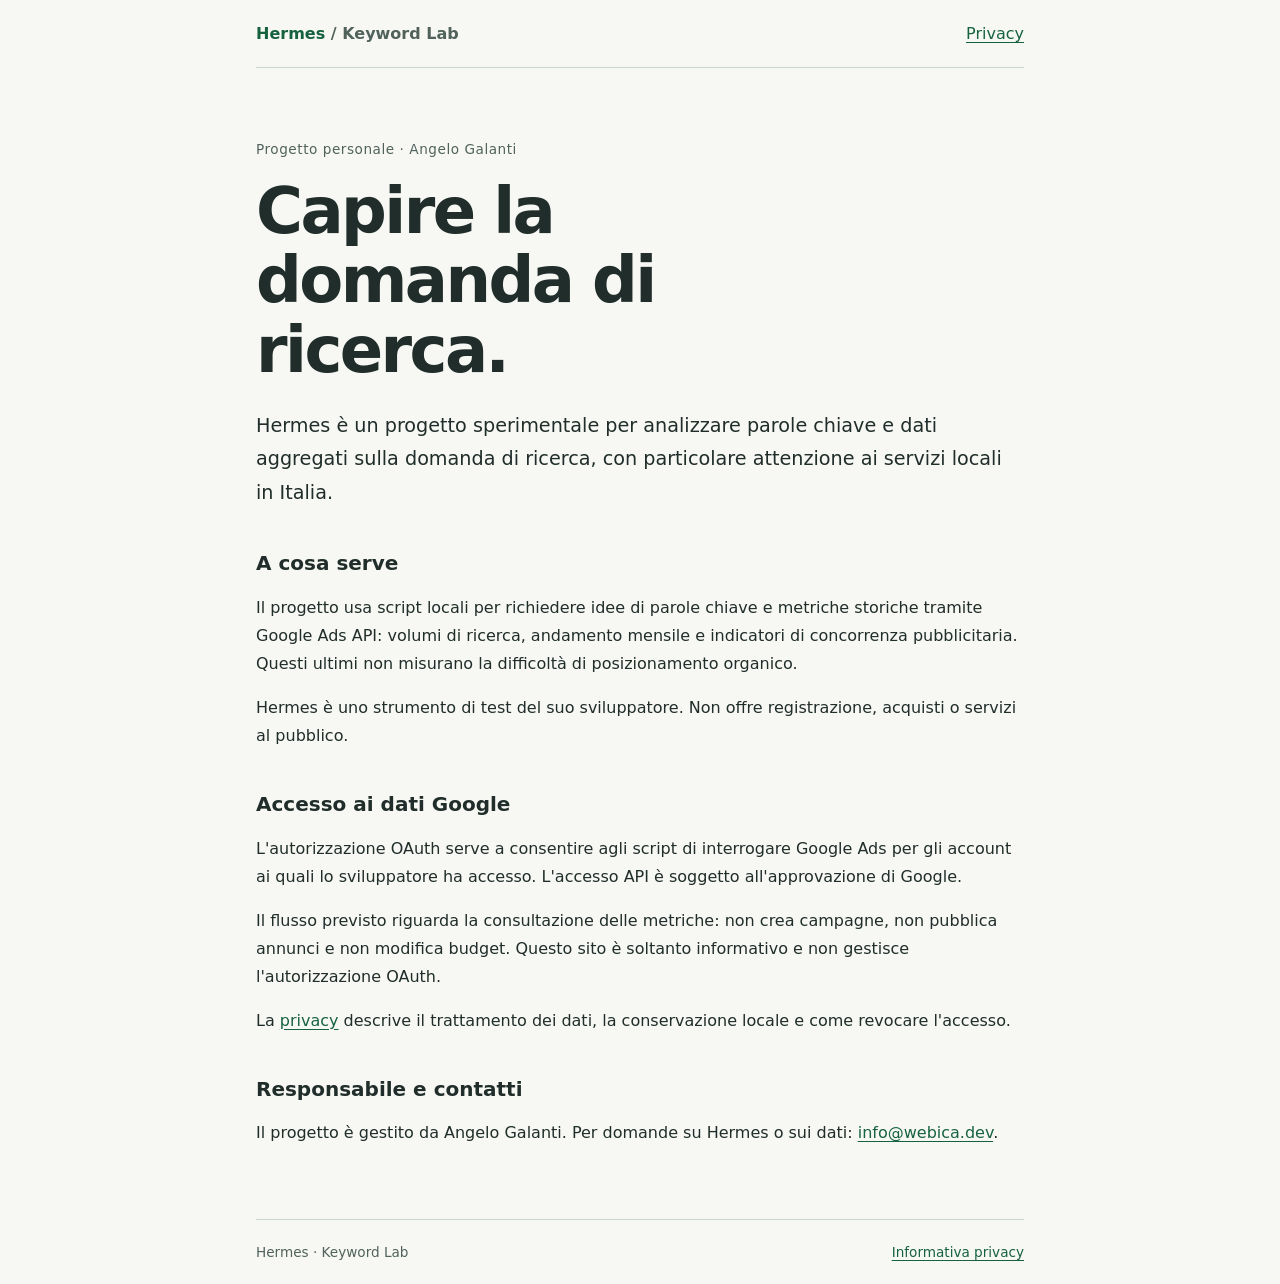
<file: index.html>
<!doctype html>
<html lang="it">
<head>
  <meta charset="utf-8">
  <meta name="google-site-verification" content="sXIrsQaAoAdtlsJgUs-yKo5tEi0U7ZKUx9cPO2abWIA" />
  <meta name="viewport" content="width=device-width, initial-scale=1">
  <meta name="description" content="Hermes: progetto personale di Angelo Galanti per test e analisi dei dati di ricerca con Google Ads API.">
  <title>Hermes · Keyword Lab</title>
  <link rel="stylesheet" href="style.css">
</head>
<body>
  <header><a href="./" aria-label="Hermes, pagina iniziale">Hermes <span>/ Keyword Lab</span></a><a href="privacy.html">Privacy</a></header>
  <main>
    <p class="eyebrow">Progetto personale · Angelo Galanti</p>
    <h1>Capire la domanda di ricerca.</h1>
    <p class="intro">Hermes è un progetto sperimentale per analizzare parole chiave e dati aggregati sulla domanda di ricerca, con particolare attenzione ai servizi locali in Italia.</p>
    <section aria-labelledby="purpose">
      <h2 id="purpose">A cosa serve</h2>
      <p>Il progetto usa script locali per richiedere idee di parole chiave e metriche storiche tramite Google Ads API: volumi di ricerca, andamento mensile e indicatori di concorrenza pubblicitaria. Questi ultimi non misurano la difficoltà di posizionamento organico.</p>
      <p>Hermes è uno strumento di test del suo sviluppatore. Non offre registrazione, acquisti o servizi al pubblico.</p>
    </section>
    <section aria-labelledby="access">
      <h2 id="access">Accesso ai dati Google</h2>
      <p>L'autorizzazione OAuth serve a consentire agli script di interrogare Google Ads per gli account ai quali lo sviluppatore ha accesso. L'accesso API è soggetto all'approvazione di Google.</p>
      <p>Il flusso previsto riguarda la consultazione delle metriche: non crea campagne, non pubblica annunci e non modifica budget. Questo sito è soltanto informativo e non gestisce l'autorizzazione OAuth.</p>
      <p>La <a href="privacy.html">privacy</a> descrive il trattamento dei dati, la conservazione locale e come revocare l'accesso.</p>
    </section>
    <section aria-labelledby="contact">
      <h2 id="contact">Responsabile e contatti</h2>
      <p>Il progetto è gestito da Angelo Galanti. Per domande su Hermes o sui dati: <a href="mailto:info@webica.dev">info@webica.dev</a>.</p>
    </section>
  </main>
  <footer><span>Hermes · Keyword Lab</span><a href="privacy.html">Informativa privacy</a></footer>
</body>
</html>
</file>
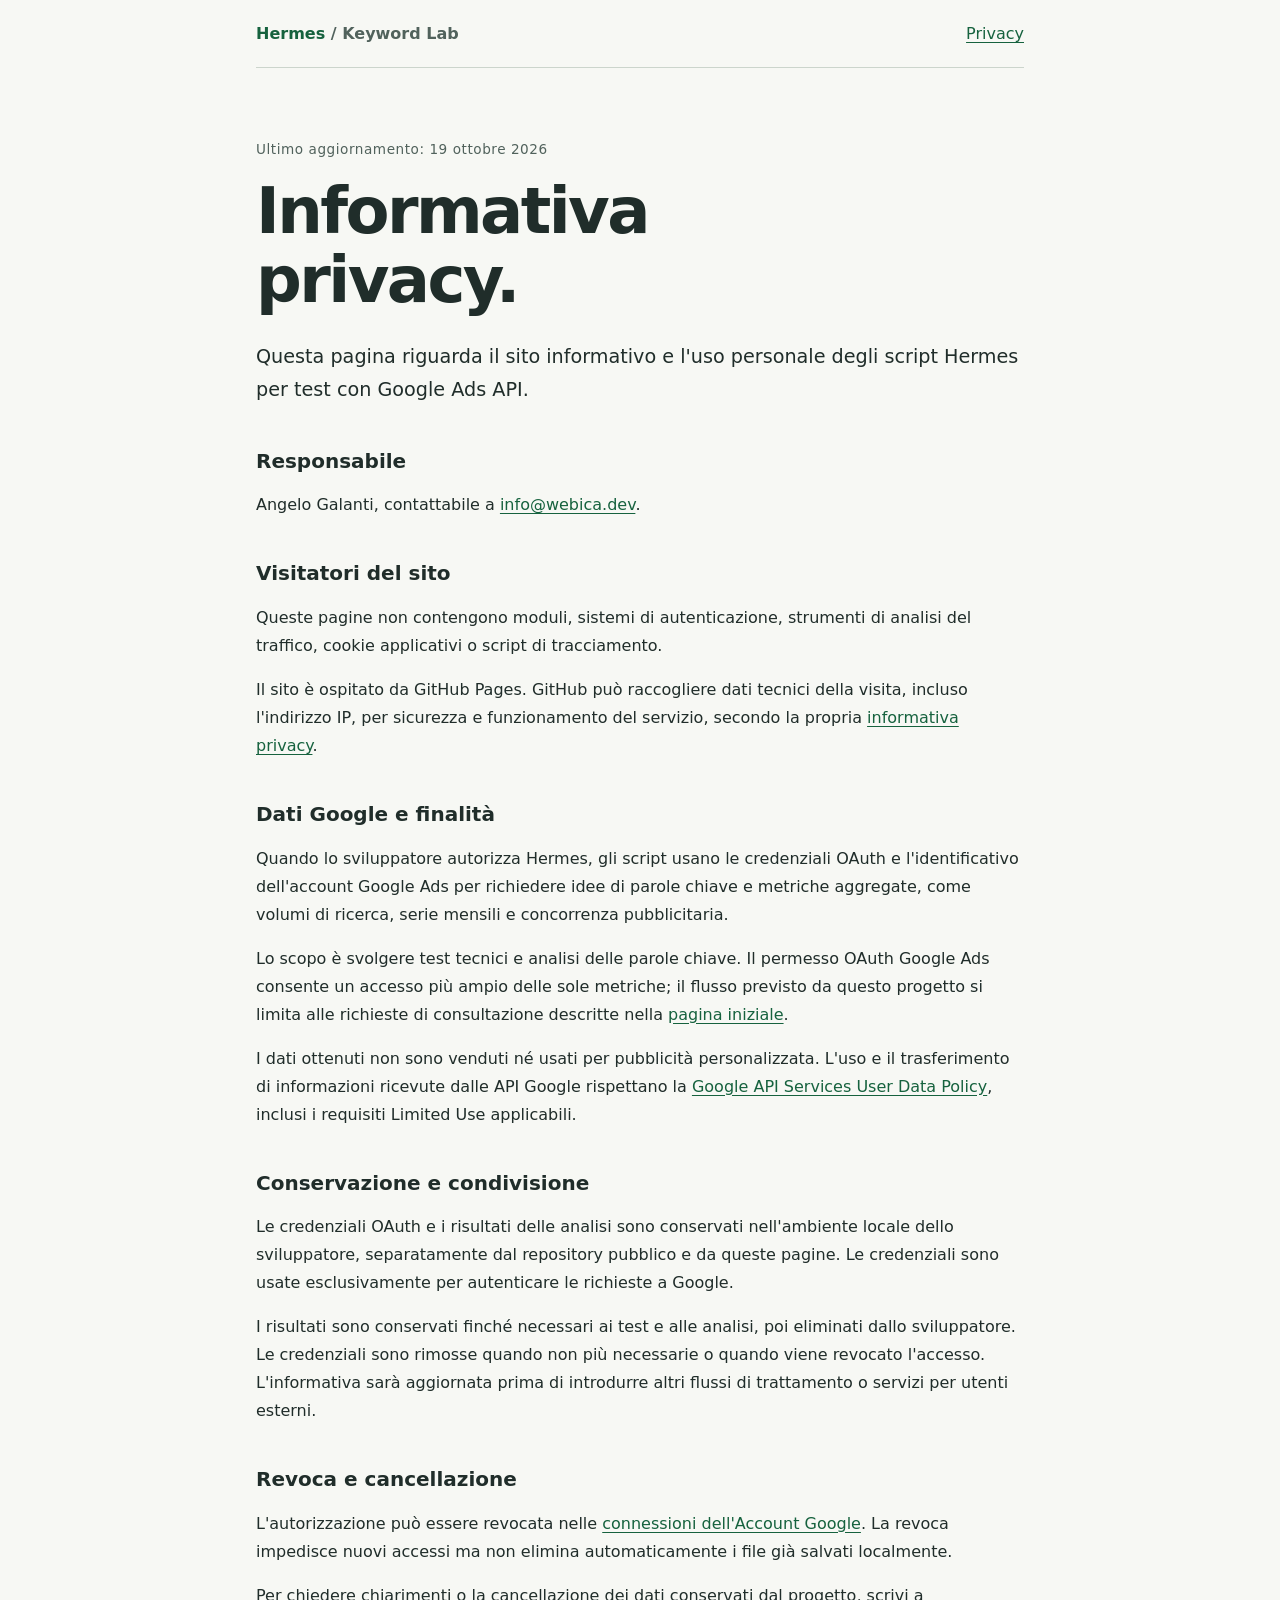
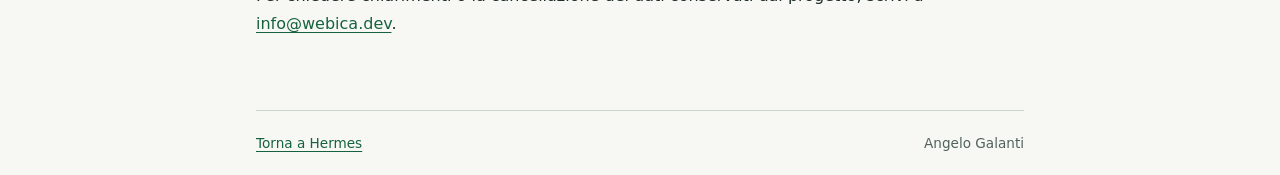
<file: privacy.html>
<!doctype html>
<html lang="it">
<head>
  <meta charset="utf-8">
  <meta name="viewport" content="width=device-width, initial-scale=1">
  <meta name="description" content="Informativa privacy del progetto personale Hermes / Keyword Lab di Angelo Galanti.">
  <title>Privacy · Hermes</title>
  <link rel="stylesheet" href="style.css">
</head>
<body>
  <header><a href="./" aria-label="Hermes, pagina iniziale">Hermes <span>/ Keyword Lab</span></a><a href="privacy.html" aria-current="page">Privacy</a></header>
  <main>
    <p class="eyebrow">Ultimo aggiornamento: 19 ottobre 2026</p>
    <h1>Informativa privacy.</h1>
    <p class="intro">Questa pagina riguarda il sito informativo e l'uso personale degli script Hermes per test con Google Ads API.</p>
    <section aria-labelledby="owner">
      <h2 id="owner">Responsabile</h2>
      <p>Angelo Galanti, contattabile a <a href="mailto:info@webica.dev">info@webica.dev</a>.</p>
    </section>
    <section aria-labelledby="site">
      <h2 id="site">Visitatori del sito</h2>
      <p>Queste pagine non contengono moduli, sistemi di autenticazione, strumenti di analisi del traffico, cookie applicativi o script di tracciamento.</p>
      <p>Il sito è ospitato da GitHub Pages. GitHub può raccogliere dati tecnici della visita, incluso l'indirizzo IP, per sicurezza e funzionamento del servizio, secondo la propria <a href="https://docs.github.com/en/site-policy/privacy-policies/github-general-privacy-statement">informativa privacy</a>.</p>
    </section>
    <section aria-labelledby="google">
      <h2 id="google">Dati Google e finalità</h2>
      <p>Quando lo sviluppatore autorizza Hermes, gli script usano le credenziali OAuth e l'identificativo dell'account Google Ads per richiedere idee di parole chiave e metriche aggregate, come volumi di ricerca, serie mensili e concorrenza pubblicitaria.</p>
      <p>Lo scopo è svolgere test tecnici e analisi delle parole chiave. Il permesso OAuth Google Ads consente un accesso più ampio delle sole metriche; il flusso previsto da questo progetto si limita alle richieste di consultazione descritte nella <a href="./">pagina iniziale</a>.</p>
      <p>I dati ottenuti non sono venduti né usati per pubblicità personalizzata. L'uso e il trasferimento di informazioni ricevute dalle API Google rispettano la <a href="https://developers.google.com/terms/api-services-user-data-policy">Google API Services User Data Policy</a>, inclusi i requisiti Limited Use applicabili.</p>
    </section>
    <section aria-labelledby="storage">
      <h2 id="storage">Conservazione e condivisione</h2>
      <p>Le credenziali OAuth e i risultati delle analisi sono conservati nell'ambiente locale dello sviluppatore, separatamente dal repository pubblico e da queste pagine. Le credenziali sono usate esclusivamente per autenticare le richieste a Google.</p>
      <p>I risultati sono conservati finché necessari ai test e alle analisi, poi eliminati dallo sviluppatore. Le credenziali sono rimosse quando non più necessarie o quando viene revocato l'accesso. L'informativa sarà aggiornata prima di introdurre altri flussi di trattamento o servizi per utenti esterni.</p>
    </section>
    <section aria-labelledby="revoke">
      <h2 id="revoke">Revoca e cancellazione</h2>
      <p>L'autorizzazione può essere revocata nelle <a href="https://myaccount.google.com/connections">connessioni dell'Account Google</a>. La revoca impedisce nuovi accessi ma non elimina automaticamente i file già salvati localmente.</p>
      <p>Per chiedere chiarimenti o la cancellazione dei dati conservati dal progetto, scrivi a <a href="mailto:info@webica.dev">info@webica.dev</a>.</p>
    </section>
  </main>
  <footer><a href="./">Torna a Hermes</a><span>Angelo Galanti</span></footer>
</body>
</html>
</file>
<file: style.css>
:root { color-scheme: light; font-family: system-ui, sans-serif; color: #202d2a; background: #f7f8f4; }
* { box-sizing: border-box; }
body { margin: 0; }
header, main, footer { width: min(100% - 3rem, 48rem); margin-inline: auto; }
header, footer { display: flex; align-items: center; justify-content: space-between; gap: 1.5rem; padding-block: 1.5rem; }
header { border-bottom: 1px solid #ccd5cc; }
header > a:first-child { font-weight: 700; text-decoration: none; }
header span, footer, .eyebrow { color: #51625c; }
main { padding-block: 3.5rem; }
.eyebrow { font-size: .85rem; letter-spacing: .04em; }
h1 { max-width: 14ch; margin: 1rem 0 1.5rem; font-size: clamp(2.5rem, 8vw, 4rem); line-height: 1.08; letter-spacing: -.04em; }
h2 { font-size: 1.25rem; line-height: 1.4; }
p { line-height: 1.75; }
.intro { font-size: 1.2rem; }
section { margin-top: 2.5rem; }
a { color: #16623e; text-underline-offset: .2em; overflow-wrap: anywhere; }
a:hover { text-decoration-thickness: 2px; }
a:focus-visible { outline: 3px solid #16623e; outline-offset: 5px; }
footer { border-top: 1px solid #ccd5cc; font-size: .85rem; }
@media (max-width: 420px) { header, footer { align-items: flex-start; flex-direction: column; gap: .6rem; } main { padding-block: 2rem; } }
</file>
